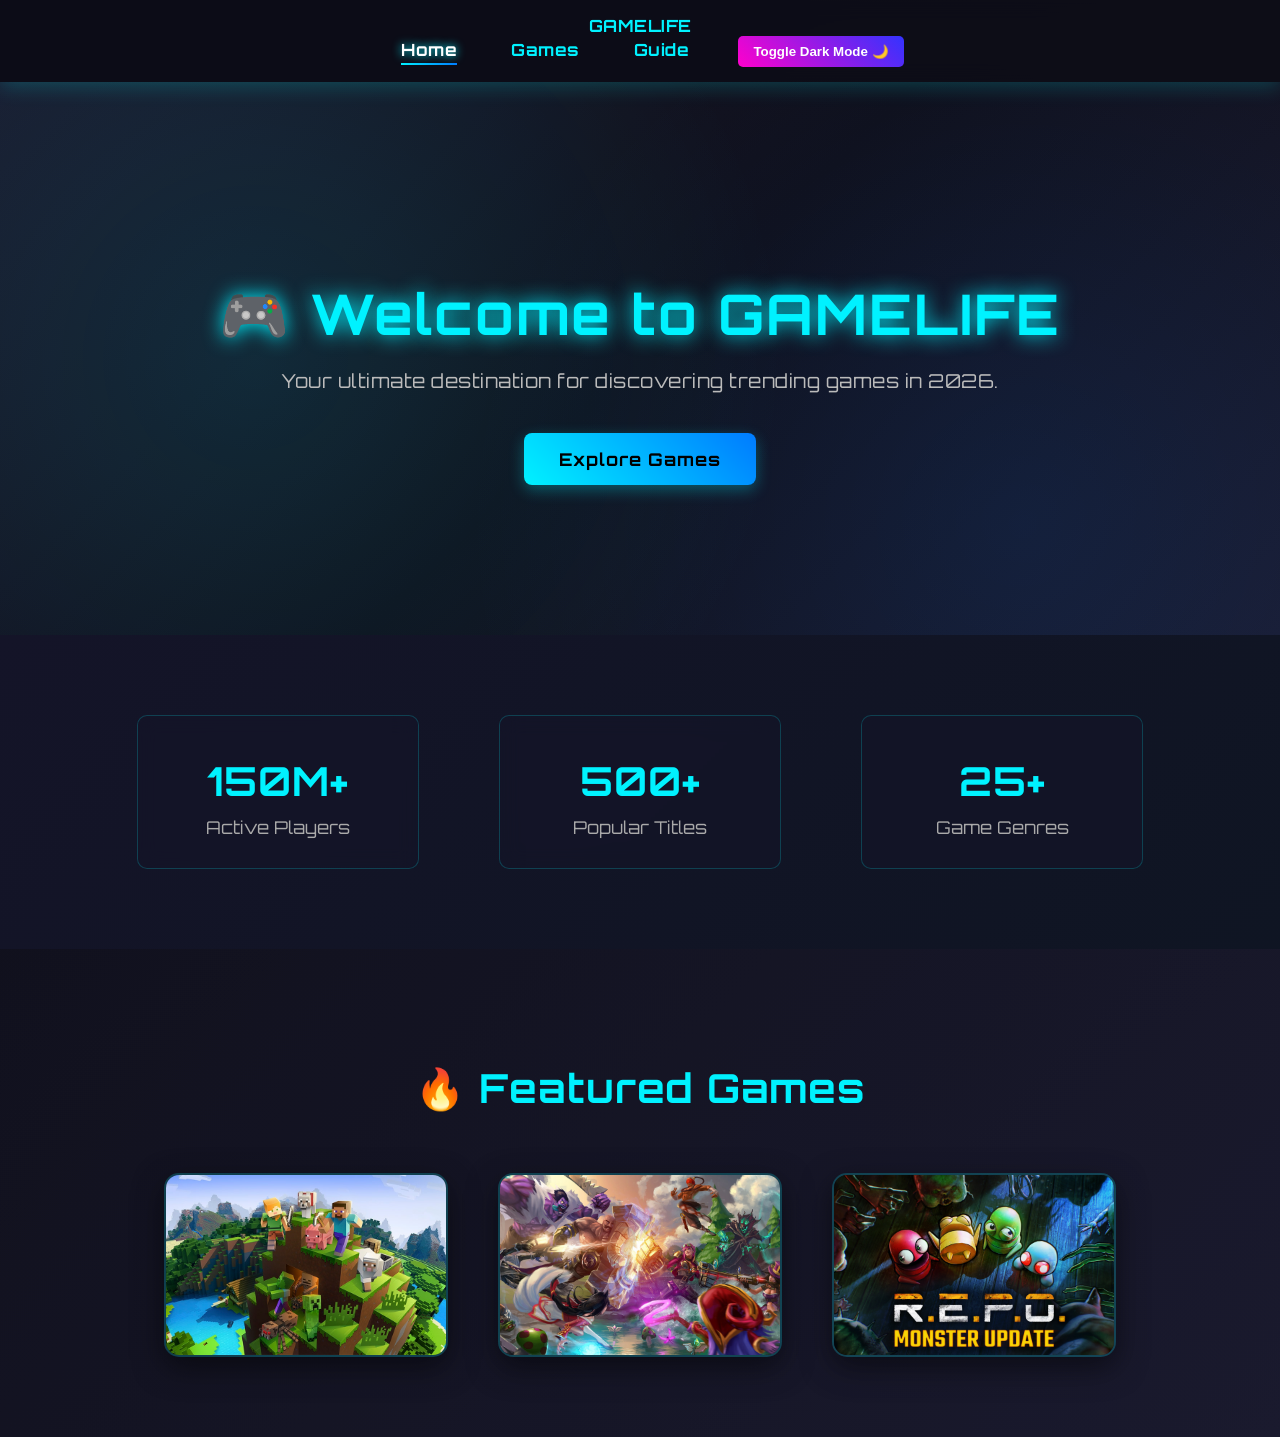
<file: index.html>
<!DOCTYPE html>
<html>
<head>
  <meta name="description" content="home page to show what is this website about.">
  <meta name="robots" content="index,follow">
  <meta name="keyword" content="GAMELIFE, popular games,GAMELIFE - minecraft, GAMELIFE - League of legends, GAMELIFE - REPO">
  
  <link href="https://fonts.googleapis.com/css2?family=Orbitron:wght@400;700&display=swap" rel="stylesheet">
  <link rel="stylesheet" href="layout.css">
  <title>GAMELIFE | Home</title>
  <meta name="google-site-verification" content="4rWj5glG4_HoBsQcNG8AtyBK5A8ggBZcMOhCIT86Guk" />
  <!-- Google tag (gtag.js) -->
  <script async src="https://www.googletagmanager.com/gtag/js?id=G-CBFCGFWQ9T"></script>
  <script>
    window.dataLayer = window.dataLayer || [];
    function gtag(){dataLayer.push(arguments);}
    gtag('js', new Date());
  
    gtag('config', 'G-CBFCGFWQ9T');
  </script>

</head>

<body>

    <nav>
      <div class="logo">
        <a href="index.html">GAMELIFE</a>
      </div>
      <a href="index.html" class="active">Home</a>
      <a href="games_page.html">Games</a>
      <a href="guide.html">Guide</a>
      <button id="darkModeToggle">Toggle Dark Mode 🌙</button>
    </nav>

  <!-- ===== HERO SECTION ===== -->
  <section class="home-hero">
    <h1>🎮 Welcome to GAMELIFE</h1>
    <p>Your ultimate destination for discovering trending games in 2026.</p>
    <a href="games_page.html" class="hero-btn">Explore Games</a>
  </section>

  <!-- ===== STATS SECTION ===== -->
  <section class="stats-section">
    <div class="stat-box">
      <h2>150M+</h2>
      <p>Active Players</p>
    </div>
    <div class="stat-box">
      <h2>500+</h2>
      <p>Popular Titles</p>
    </div>
    <div class="stat-box">
      <h2>25+</h2>
      <p>Game Genres</p>
    </div>
  </section>

  <!-- ===== FEATURE PREVIEW ===== -->
  <section class="preview-section">
    <h2>🔥 Featured Games</h2>
    <div class="preview-cards">
      <div class="preview-card">
        <img src="minecraft.jpg">
      </div>
      <div class="preview-card">
        <img src="league of legends.jpg">
      </div>
      <div class="preview-card">
        <img src="REPO.jpg">
    </div>
    </div>
  </section>
    <script src="script.js"></script>
</body>
</html>
</file>
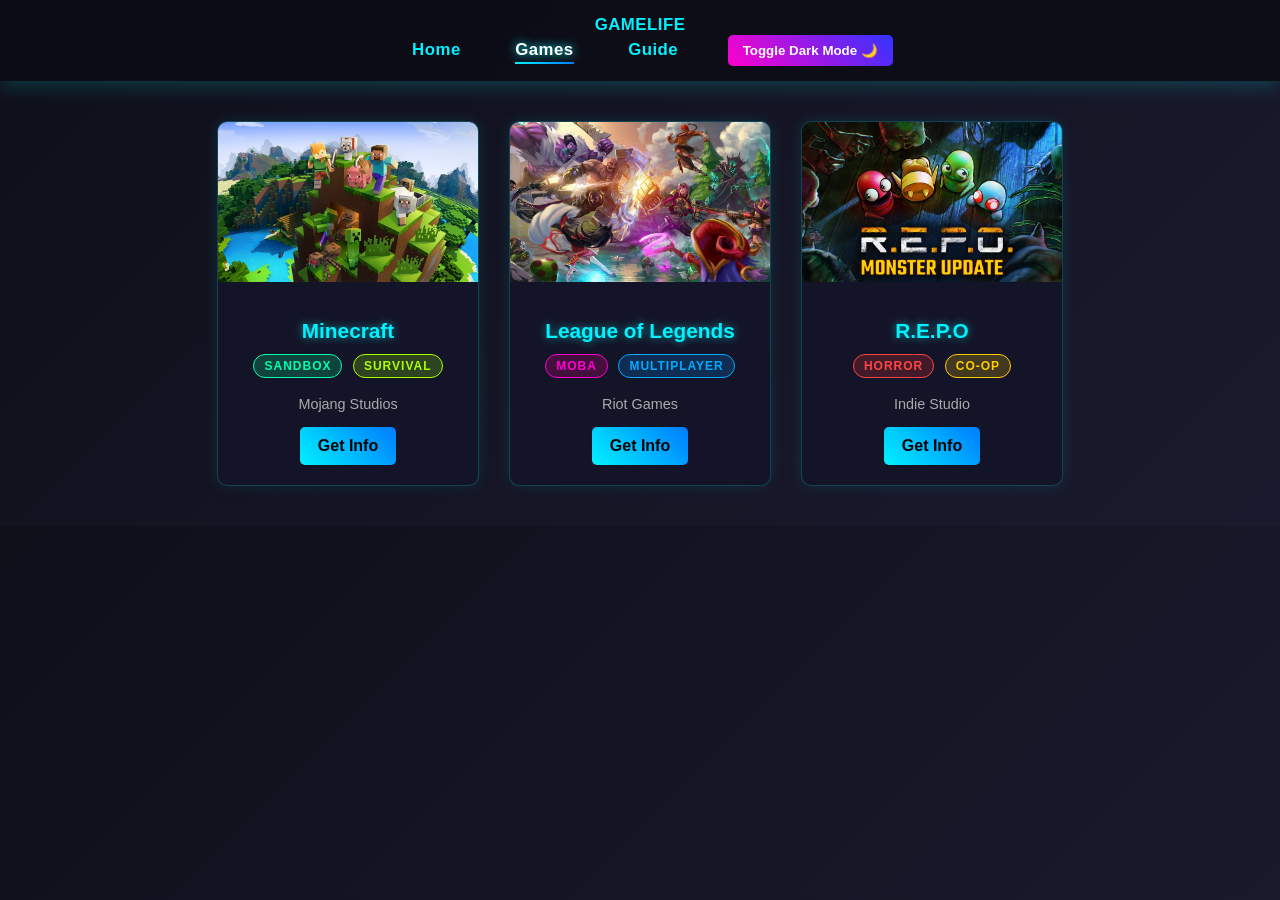
<file: games_page.html>
<!DOCTYPE html>
<html>
  <head>
    <meta name="description" content="game intorduce and trailer video for each games">
    <meta name="robots" content="index,follow">
    <meta name="keyword" content="GAMELIFE, popular games,GAMELIFE - minecraft, GAMELIFE - League of legends, GAMELIFE - REPO">
    
    <title>GAMELIFE | Games</title>
    <link rel="stylesheet" href="layout.css">
    <!-- Google tag (gtag.js) -->
    <script async src="https://www.googletagmanager.com/gtag/js?id=G-CBFCGFWQ9T"></script>
    <script>
      window.dataLayer = window.dataLayer || [];
      function gtag(){dataLayer.push(arguments);}
      gtag('js', new Date());
    
      gtag('config', 'G-CBFCGFWQ9T');
    </script>

  </head>
  <body>
    <nav>
      <div class="logo">
        <a href="index.html">GAMELIFE</a>
      </div>
      <a href="index.html">Home</a>
      <a href="games_page.html" class="active">Games</a>
      <a href="guide.html">Guide</a>
      <button id="darkModeToggle">Toggle Dark Mode 🌙</button>
    </nav>

    <div class="game-container">
      
      <div class="game-card">
        <div class="game-pic">
          <img src="minecraft.jpg" alt="Minecraft Cover">
        </div>
        <div class="game-info">
          <h2 class="game-title">Minecraft</h2>
          <div class="game-tags">
            <span class="tag sandbox">Sandbox</span>
            <span class="tag survival">Survival</span>
          </div>
          <p class="developer-name">Mojang Studios</p>
          <a href="#" class="game-btn info-btn" 
             data-title="Minecraft" 
             data-dev="Mojang Studios" 
             data-desc="A globally beloved sandbox game where players can explore a procedurally generated 3D world, gather resources, craft tools, and build their ultimate imaginative creations. Whether surviving the night or building massive structures, the possibilities are endless!"
             data-video="https://www.youtube.com/embed/MmB9b5njVbA">
             Get Info
          </a>
        </div>
      </div>

      <div class="game-card">
        <div class="game-pic">
          <img src="league of legends.jpg" alt="League of Legends Cover" style="background: #111;">
        </div>
        <div class="game-info">
          <h2 class="game-title">League of Legends</h2>
          <div class="game-tags">
            <span class="tag moba">MOBA</span>
            <span class="tag multiplayer">Multiplayer</span>
          </div>
          <p class="developer-name">Riot Games</p>
          <a href="#" class="game-btn info-btn" 
             data-title="League of Legends" 
             data-dev="Riot Games" 
             data-desc="A highly competitive multiplayer online battle arena (MOBA) game. Two teams of five powerful champions face off to destroy the other's base. Choose your champion, master their unique abilities, and execute strategic plays to claim victory on the Rift."
             data-video="https://www.youtube.com/embed/BGtROJeMPeE">
             Get Info
          </a>
        </div>
      </div>

      <div class="game-card">
        <div class="game-pic">
          <img src="REPO.jpg" alt="R.E.P.O Cover">
        </div>
        <div class="game-info">
          <h2 class="game-title">R.E.P.O</h2>
          <div class="game-tags">
            <span class="tag horror">Horror</span>
            <span class="tag coop">Co-op</span>
          </div>
          <p class="developer-name">Indie Studio</p>
          <a href="#" class="game-btn info-btn" 
             data-title="R.E.P.O" 
             data-dev="Indie Studio" 
             data-desc="A thrilling multiplayer co-op horror game where you and your friends are tasked with recovering highly valuable (and dangerous) assets from abandoned corporate facilities. Teamwork, stealth, and quick thinking are your only tools to survive whatever is lurking in the dark."
             data-video="https://www.youtube.com/embed/oSfoK8eSeD8">
             Get Info
          </a>
        </div>
    </div>

    </div>

    <div id="infoModal" class="modal">
      <div class="modal-content">
        <span class="close-btn">&times;</span>
        <h2 id="modalTitle"></h2>
        <p><strong>Developer:</strong> <span id="modalDev"></span></p>
        <p id="modalDesc"></p>
        <div class="video-container">
          <iframe id="modalVideo" src="" frameborder="0" allow="autoplay; encrypted-media; fullscreen" allowfullscreen></iframe>
        </div>
      </div>
    </div>

    <script src="script.js"></script>
  </body>
</html>
</file>
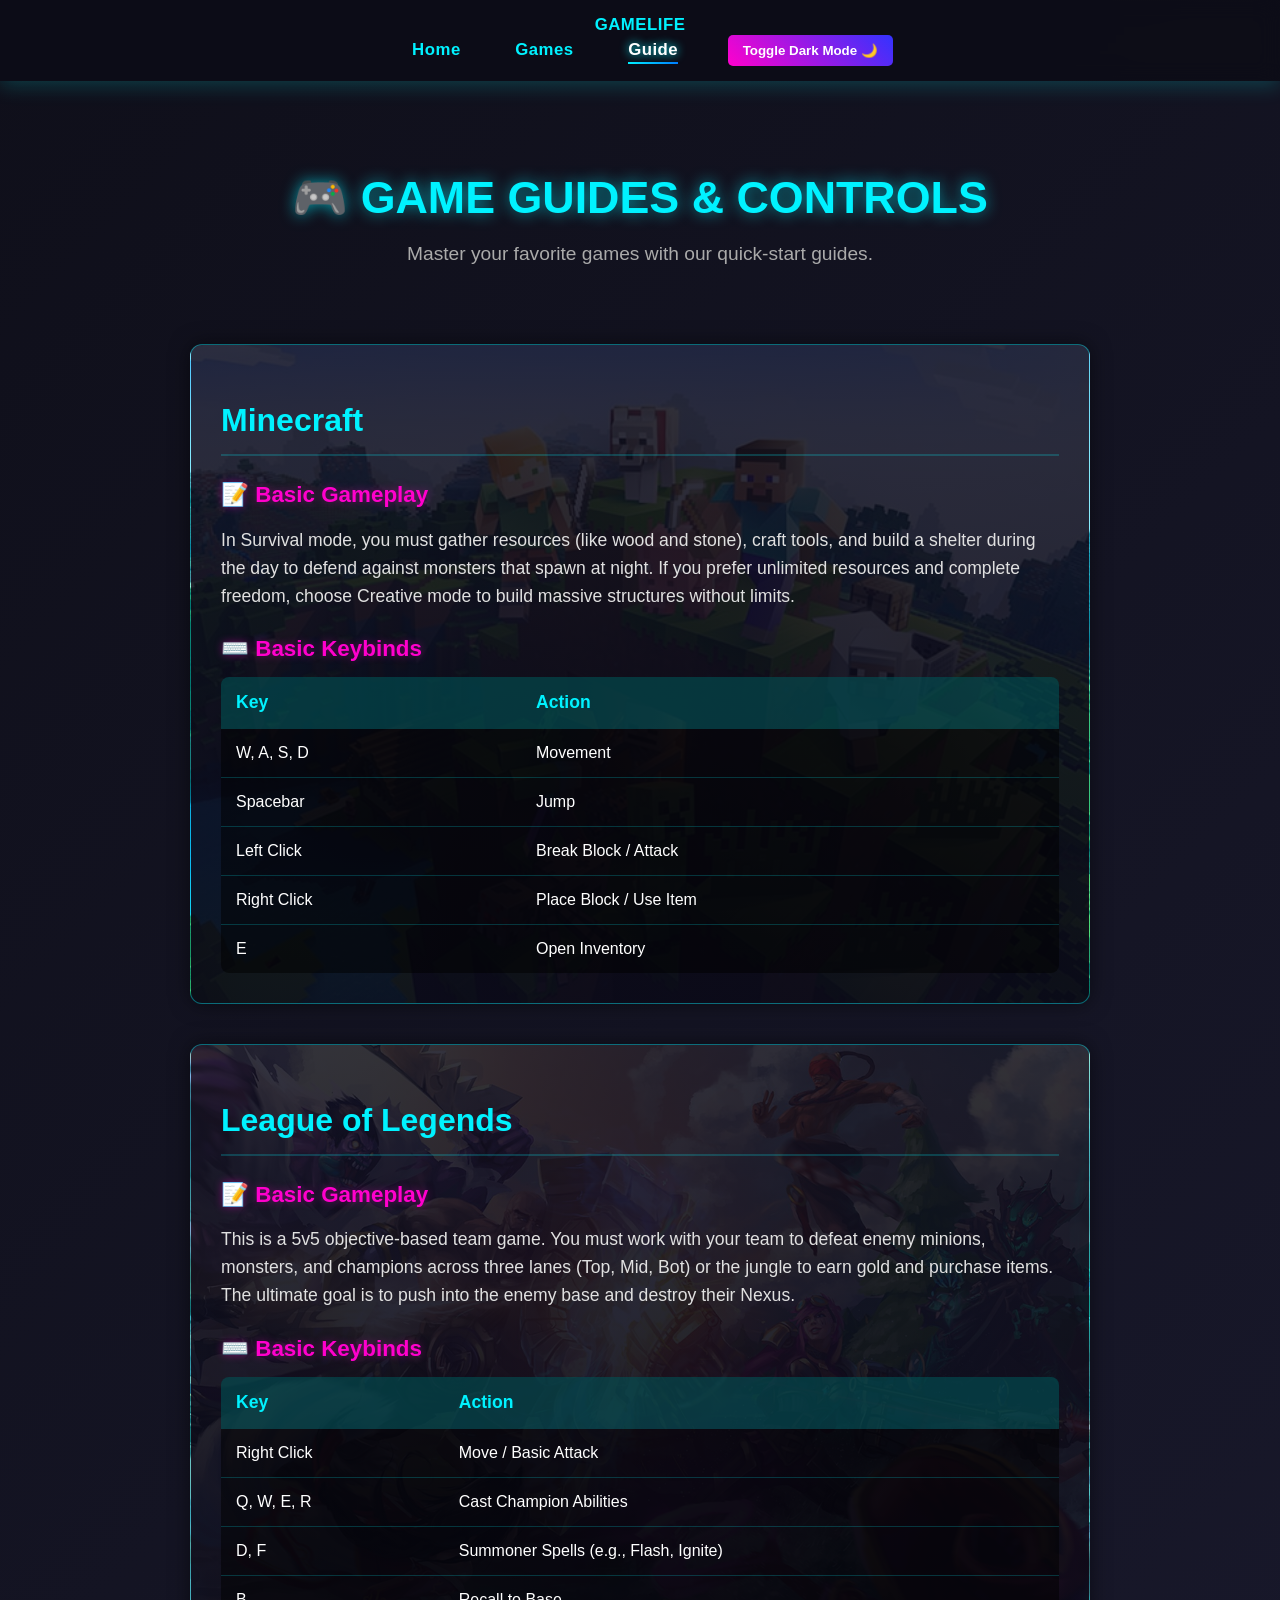
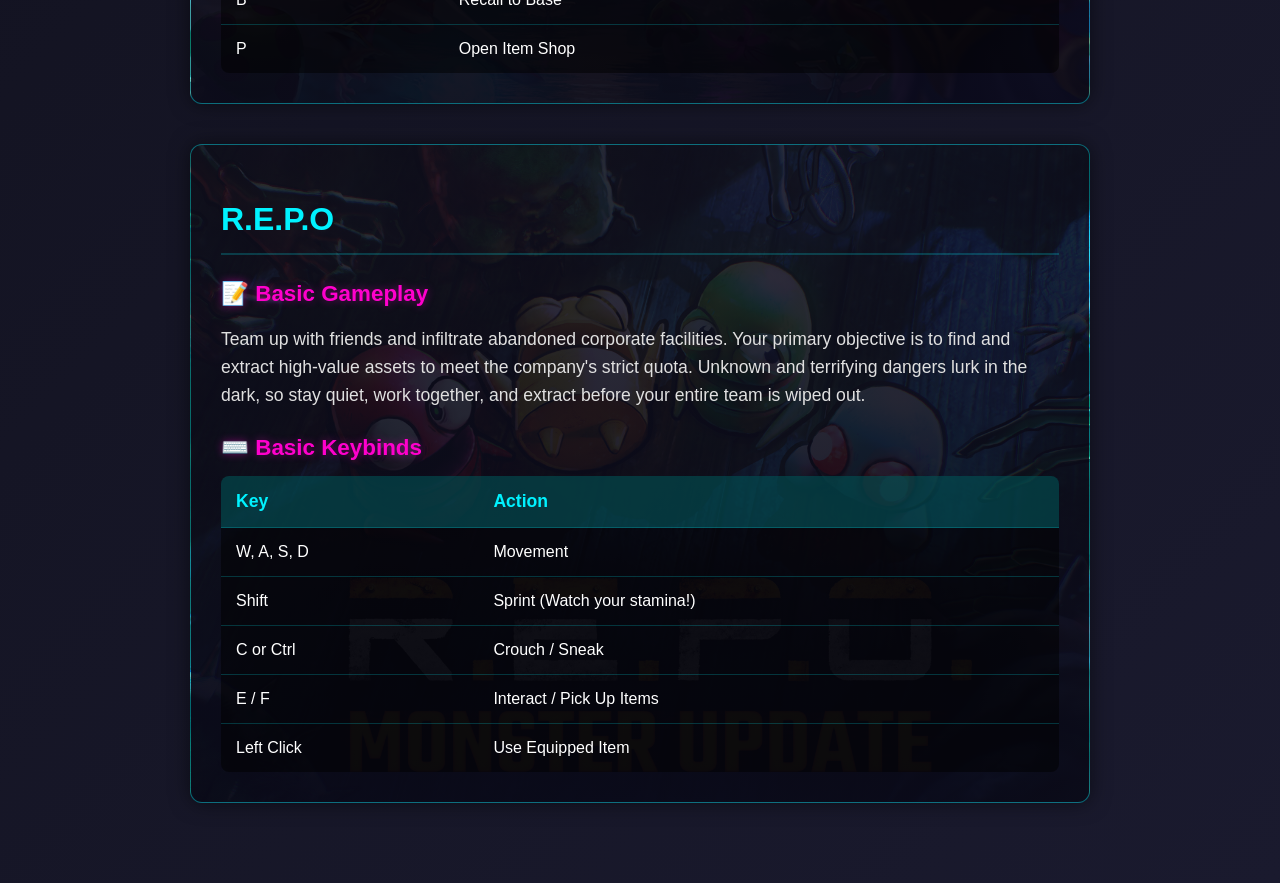
<file: guide.html>
<!DOCTYPE html>
<html>
  <head>
    <meta name="description" content="game guide for each games">
    <meta name="robots" content="index,follow">
    <meta name="keyword" content="GAMELIFE, popular games,GAMELIFE - minecraft, GAMELIFE - League of legends, GAMELIFE - REPO">
    
    <title>GAMELIFE | Guides</title>
    <link rel="stylesheet" href="layout.css">

    <!-- Google tag (gtag.js) -->
    <script async src="https://www.googletagmanager.com/gtag/js?id=G-CBFCGFWQ9T"></script>
    <script>
      window.dataLayer = window.dataLayer || [];
      function gtag(){dataLayer.push(arguments);}
      gtag('js', new Date());
    
      gtag('config', 'G-CBFCGFWQ9T');
    </script>

  </head>
  <body>
    <nav>
      <div class="logo">
        <a href="index.html">GAMELIFE</a>
      </div>
      <a href="index.html">Home</a>
      <a href="games_page.html">Games</a>
      <a href="guide.html" class="active">Guide</a>
      <button id="darkModeToggle">Toggle Dark Mode 🌙</button>
    </nav>

    <div class="guide-header">
      <h1>🎮 GAME GUIDES & CONTROLS</h1>
      <p>Master your favorite games with our quick-start guides.</p>
    </div>

    <div class="guide-container">
      
      <div class="guide-card minecraft-bg">
        <h2 class="guide-title">Minecraft</h2>
        <div class="guide-content">
          <div class="guide-text">
            <h3>📝 Basic Gameplay</h3>
            <p>In Survival mode, you must gather resources (like wood and stone), craft tools, and build a shelter during the day to defend against monsters that spawn at night. If you prefer unlimited resources and complete freedom, choose Creative mode to build massive structures without limits.</p>
            <h3>⌨️ Basic Keybinds</h3>
            <table class="keybinds">
              <tr><th>Key</th><th>Action</th></tr>
              <tr><td>W, A, S, D</td><td>Movement</td></tr>
              <tr><td>Spacebar</td><td>Jump</td></tr>
              <tr><td>Left Click</td><td>Break Block / Attack</td></tr>
              <tr><td>Right Click</td><td>Place Block / Use Item</td></tr>
              <tr><td>E</td><td>Open Inventory</td></tr>
            </table>
          </div>
        </div>
      </div>

      <div class="guide-card lol-bg">
        <h2 class="guide-title">League of Legends</h2>
        <div class="guide-content">
          <div class="guide-text">
            <h3>📝 Basic Gameplay</h3>
            <p>This is a 5v5 objective-based team game. You must work with your team to defeat enemy minions, monsters, and champions across three lanes (Top, Mid, Bot) or the jungle to earn gold and purchase items. The ultimate goal is to push into the enemy base and destroy their Nexus.</p>
            <h3>⌨️ Basic Keybinds</h3>
            <table class="keybinds">
              <tr><th>Key</th><th>Action</th></tr>
              <tr><td>Right Click</td><td>Move / Basic Attack</td></tr>
              <tr><td>Q, W, E, R</td><td>Cast Champion Abilities</td></tr>
              <tr><td>D, F</td><td>Summoner Spells (e.g., Flash, Ignite)</td></tr>
              <tr><td>B</td><td>Recall to Base</td></tr>
              <tr><td>P</td><td>Open Item Shop</td></tr>
            </table>
          </div>
        </div>
      </div>

      <div class="guide-card repo-bg">
        <h2 class="guide-title">R.E.P.O</h2>
        <div class="guide-content">
          <div class="guide-text">
            <h3>📝 Basic Gameplay</h3>
            <p>Team up with friends and infiltrate abandoned corporate facilities. Your primary objective is to find and extract high-value assets to meet the company's strict quota. Unknown and terrifying dangers lurk in the dark, so stay quiet, work together, and extract before your entire team is wiped out.</p>
            <h3>⌨️ Basic Keybinds</h3>
            <table class="keybinds">
              <tr><th>Key</th><th>Action</th></tr>
              <tr><td>W, A, S, D</td><td>Movement</td></tr>
              <tr><td>Shift</td><td>Sprint (Watch your stamina!)</td></tr>
              <tr><td>C or Ctrl</td><td>Crouch / Sneak</td></tr>
              <tr><td>E / F</td><td>Interact / Pick Up Items</td></tr>
              <tr><td>Left Click</td><td>Use Equipped Item</td></tr>
            </table>
          </div>
        </div>
      </div>

    </div>

    <script src="script.js"></script>
  </body>
</html>
</file>
<file: layout.css>
/* ===============================
   🎮 GAMELIFE - GAME STYLE THEME
=================================*/

body {
  margin: 0;
  font-family: 'Orbitron', Arial, sans-serif;
  background: linear-gradient(135deg, #0f0f1a, #1a1a2e);
  color: #ffffff;
}

/* ===== Navigation Bar ===== */
nav {
   background: rgba(13, 13, 24, 0.95);
   padding: 15px 30px;
   align-items: center;
   justify-content: space-between;
   text-align: center;
   box-shadow: 0 4px 20px rgba(0, 255, 255, 0.2);
   backdrop-filter: blur(10px);
   position: sticky;
   top: 0;
   z-index: 100;
}

nav a {
  color: #00f2ff;
  text-decoration: none;
  margin: 0 25px;
  font-weight: bold;
  transition: all 0.3s ease;
  position: relative;
  font-size: 1.05em;
  letter-spacing: 0.5px;
}

nav a::after {
  content: '';
  position: absolute;
  bottom: -5px;
  left: 0;
  width: 0;
  height: 2px;
  background: linear-gradient(45deg, #00f2ff, #007bff);
  transition: width 0.3s ease;
}

nav a:hover::after,
nav a.active::after {
  width: 100%;
}

nav a:hover,
nav a.active {
  color: #ffffff;
  text-shadow: 0 0 10px #00f2ff;
}

/* ===== Dark Mode (Even Darker Cyber Mode) ===== */
body.dark-mode {
  background: #000000;
  color: #ffffff;
}

body.dark-mode nav {
  background-color: rgba(5, 5, 5, 0.95);
}

/* ===== hero section ===== */
/* ===== HOME HERO ===== */
.home-hero {
  text-align: center;
  padding: 150px 20px;
  background: linear-gradient(135deg, #1a1a2e 0%, #0f0f1a 50%, #1a1a2e 100%);
  position: relative;
  overflow: hidden;
}

/* 添加背景動畫效果 */
.home-hero::before {
  content: '';
  position: absolute;
  top: 0;
  left: 0;
  right: 0;
  bottom: 0;
  background: radial-gradient(circle at 20% 50%, rgba(0, 242, 255, 0.1) 0%, transparent 50%),
              radial-gradient(circle at 80% 80%, rgba(0, 123, 255, 0.1) 0%, transparent 50%);
  pointer-events: none;
  z-index: 0;
}

.home-hero h1,
.home-hero p,
.hero-btn {
  position: relative;
  z-index: 1;
}

.home-hero h1 {
  font-size: 3.5em;
  margin-bottom: 15px;
  color: #00f2ff;
  text-shadow: 0 0 20px #00f2ff;
  letter-spacing: 2px;
  animation: glow-pulse 3s ease-in-out infinite;
}

.home-hero p {
  color: #bbbbbb;
  font-size: 1.2em;
  margin: 20px 0 40px 0;
  letter-spacing: 0.5px;
}

@keyframes glow-pulse {
  0%, 100% { text-shadow: 0 0 20px #00f2ff; }
  50% { text-shadow: 0 0 30px #00f2ff, 0 0 40px #007bff; }
}

.hero-btn {
  display: inline-block;
  padding: 15px 35px;
  background: linear-gradient(45deg, #00f2ff, #007bff);
  color: black;
  font-weight: bold;
  font-size: 1.1em;
  border-radius: 8px;
  text-decoration: none;
  transition: all 0.3s cubic-bezier(0.34, 1.56, 0.64, 1);
  border: none;
  cursor: pointer;
  letter-spacing: 1px;
  box-shadow: 0 5px 15px rgba(0, 242, 255, 0.3);
}

.hero-btn:hover {
  box-shadow: 0 15px 35px rgba(0, 242, 255, 0.5);
  transform: scale(1.08);
}

.hero-btn:active {
  transform: scale(0.95);
}

/* ===== STATS SECTION ===== */
.stats-section {
  display: flex;
  flex-direction: row;
  justify-content: center;
  gap: 80px;
  padding: 80px 20px;
  background: linear-gradient(135deg, #141428, #0f1523);
  flex-wrap: wrap;
}

.stat-box {
  text-align: center;
  padding: 30px 40px;
  background: rgba(20, 20, 40, 0.6);
  border: 1px solid rgba(0, 242, 255, 0.2);
  border-radius: 10px;
  backdrop-filter: blur(10px);
  transition: all 0.3s ease;
  min-width: 200px;
}

.stat-box:hover {
  background: rgba(20, 20, 40, 0.9);
  border-color: rgba(0, 242, 255, 0.5);
  box-shadow: 0 0 20px rgba(0, 242, 255, 0.3);
  transform: translateY(-5px);
}

.stat-box h2 {
  color: #00f2ff;
  font-size: 2.5em;
  margin: 10px 0;
  letter-spacing: 1px;
}

.stat-box p {
  color: #aaaaaa;
  font-size: 1.1em;
  margin: 0;
}

/* ===== PREVIEW SECTION ===== */
.preview-section {
  text-align: center;
  padding: 80px 20px;
  background: linear-gradient(135deg, rgba(15, 15, 26, 0.5), rgba(26, 26, 46, 0.5));
}

.preview-section h2 {
  color: #00f2ff;
  margin-bottom: 60px;
  font-size: 2.5em;
  letter-spacing: 1px;
}

.preview-cards {
  display: flex;
  justify-content: center;
  gap: 50px;
  flex-wrap: wrap;
}

.preview-card {
  position: relative;
  perspective: 1000px;
}

.preview-card img {
  width: 280px;
  height: 180px;
  border-radius: 15px;
  transition: all 0.4s cubic-bezier(0.34, 1.56, 0.64, 1);
  box-shadow: 0 10px 30px rgba(0, 0, 0, 0.5);
  border: 2px solid rgba(0, 242, 255, 0.2);
  object-fit: cover;
  display: block;
}

.preview-card img:hover {
  transform: scale(1.08) translateY(-10px);
  box-shadow: 0 20px 40px rgba(0, 242, 255, 0.4);
  border-color: rgba(0, 242, 255, 0.6);
}

/* ===== Game Cards ===== */
.game-container {
  display: flex;
  flex-wrap: wrap;
  justify-content: center;
  gap: 30px;
  padding: 40px;
}

.game-card {
  width: 260px;
  background: #141428;
  border-radius: 10px;
  overflow: hidden;
  transition: 0.4s ease;
  border: 1px solid rgba(0, 255, 255, 0.2);
  box-shadow: 0 0 15px rgba(0, 255, 255, 0.1);
}

.game-card:hover {
  transform: translateY(-10px) scale(1.03);
  box-shadow: 0 0 25px #00f2ff;
}

/* ===== Game Image ===== */
.game-pic img {
  width: 100%;
  height: 160px;
  object-fit: cover;
  display: block;
}

/* ===== Game Info ===== */
.game-info {
  padding: 20px;
  text-align: center;
}

.game-title {
  font-size: 1.3em;
  margin-bottom: 8px;
  color: #00f2ff;
  text-shadow: 0 0 8px rgba(0, 255, 255, 0.6);
}

.developer-name {
  font-size: 0.9em;
  color: #aaaaaa;
  margin-bottom: 15px;
}

/* ===== Game Button ===== */
.game-btn {
  display: inline-block;
  padding: 10px 18px;
  background: linear-gradient(45deg, #00f2ff, #007bff);
  color: #000;
  text-decoration: none;
  border-radius: 5px;
  font-weight: bold;
  transition: 0.3s;
}

.game-btn:hover {
  background: linear-gradient(45deg, #00c3cc, #0056b3);
  box-shadow: 0 0 15px #00f2ff;
  transform: scale(1.05);
}

/* ===== Dark Mode Toggle Button ===== */
#darkModeToggle {
  background: linear-gradient(45deg, #ff00cc, #3333ff);
  color: white;
  border: none;
  padding: 8px 15px;
  margin-left: 20px;
  border-radius: 5px;
  cursor: pointer;
  font-weight: bold;
  transition: 0.3s;
}

#darkModeToggle:hover {
  box-shadow: 0 0 10px #ff00cc;
}

/* ===== Modal (Cyber Popup) ===== */
.modal {
  display: none;
  position: fixed;
  z-index: 1000;
  left: 0;
  top: 0;
  width: 100%;
  height: 100%;
  background: rgba(0, 0, 0, 0.8);
  backdrop-filter: blur(5px);
}

.modal-content {
  background: #141428;
  margin: 10% auto;
  padding: 30px;
  border-radius: 12px;
  width: 85%;
  max-width: 550px;
  border: 1px solid #00f2ff;
  box-shadow: 0 0 30px #00f2ff;
  animation: popup 0.4s ease;
}

@keyframes popup {
  from {
    transform: scale(0.7);
    opacity: 0;
  }
  to {
    transform: scale(1);
    opacity: 1;
  }
}

.close-btn {
  color: #00f2ff;
  position: absolute;
  top: 15px;
  right: 20px;
  font-size: 28px;
  cursor: pointer;
  transition: 0.3s;
}

.close-btn:hover {
  color: #ffffff;
  text-shadow: 0 0 10px #00f2ff;
}

/* ===== Modal Video ===== */
.video-container {
  position: relative;
  padding-bottom: 56.25%; /* 完美的 16:9 影片比例 */
  height: 0;
  overflow: hidden;
  margin-top: 20px;
  border-radius: 8px;
  border: 1px solid rgba(0, 242, 255, 0.3);
  box-shadow: 0 0 15px rgba(0, 242, 255, 0.1);
}

.video-container iframe {
  position: absolute;
  top: 0;
  left: 0;
  width: 100%;
  height: 100%;
  border: none;
}

/* ===== Page Load Animation ===== */
@keyframes fadeIn {
  from {
    opacity: 0;
    transform: translateY(20px);
  }
  to {
    opacity: 1;
    transform: translateY(0);
  }
}

.home-hero,
.stats-section,
.preview-section {
  animation: fadeIn 0.8s ease-out forwards;
}

.stats-section {
  animation-delay: 0.2s;
}

.preview-section {
  animation-delay: 0.4s;
}

/* ===== Responsive ===== */
@media (max-width: 768px) {
  .game-container {
    padding: 20px;
  }

  .game-card {
    width: 90%;
  }

  .stats-section {
    flex-direction: column;
    gap: 30px;
    padding: 60px 20px;
  }

  .stat-box {
    width: 100%;
    max-width: 300px;
  }

  .preview-cards {
    gap: 30px;
  }

  .preview-card img {
    width: 90vw;
    max-width: 300px;
  }

  .home-hero h1 {
    font-size: 2.5em;
  }

  nav a {
    margin: 0 15px;
    font-size: 0.95em;
  }
}

/* ===== Game Tags ===== */
.game-tags {
  margin-bottom: 15px;
}

.tag {
  display: inline-block;
  padding: 4px 10px;
  margin: 3px;
  font-size: 0.75em;
  border-radius: 20px;
  font-weight: bold;
  text-transform: uppercase;
  letter-spacing: 1px;
  transition: 0.3s;
}

/* 類型顏色 */

.sandbox {
  background: rgba(0, 255, 150, 0.2);
  color: #00ffaa;
  border: 1px solid #00ffaa;
}

.moba {
  background: rgba(255, 0, 150, 0.2);
  color: #ff00cc;
  border: 1px solid #ff00cc;
}

.horror {
  background: rgba(255, 50, 50, 0.2);
  color: #ff4444;
  border: 1px solid #ff4444;
}

.multiplayer {
  background: rgba(0, 150, 255, 0.2);
  color: #00aaff;
  border: 1px solid #00aaff;
}

.coop {
  background: rgba(255, 200, 0, 0.2);
  color: #ffcc00;
  border: 1px solid #ffcc00;
}

.survival {
  background: rgba(150, 255, 0, 0.2);
  color: #aaff00;
  border: 1px solid #aaff00;
}

/* Hover 發光效果 */
.tag:hover {
  box-shadow: 0 0 10px currentColor;
  transform: scale(1.1);
}

/* ===============================
   🎮 GUIDE PAGE STYLES (攻略頁面方格與排版)
=================================*/
.guide-header {
  text-align: center;
  padding: 60px 20px 20px 20px;
}

.guide-header h1 {
  color: #00f2ff;
  font-size: 2.8em;
  text-shadow: 0 0 15px rgba(0, 242, 255, 0.6);
  margin-bottom: 10px;
}

.guide-header p {
  color: #aaaaaa;
  font-size: 1.2em;
}

.guide-container {
  max-width: 900px;
  margin: 0 auto;
  padding: 40px 20px;
}

/* 這是畫出方格的最關鍵程式碼！ */
.guide-card {
  background: rgba(20, 20, 40, 0.8);
  border: 1px solid rgba(0, 242, 255, 0.3);
  border-radius: 12px;
  padding: 30px; /* 讓文字和邊框有距離 */
  margin-bottom: 40px; /* 每個方格之間的距離 */
  box-shadow: 0 0 20px rgba(0, 0, 0, 0.5);
  transition: 0.3s;
}

.guide-title {
  color: #00f2ff;
  font-size: 2em;
  border-bottom: 2px solid rgba(0, 242, 255, 0.2);
  padding-bottom: 15px;
  margin-bottom: 20px;
}

.guide-text h3 {
  color: #ff00cc;
  font-size: 1.4em;
  margin-top: 25px;
  margin-bottom: 10px;
  text-shadow: 0 0 8px rgba(255, 0, 204, 0.4);
}

.guide-text p {
  line-height: 1.6;
  font-size: 1.1em;
  color: #e0e0e0;
}

/* ===== 操作按鍵表格 (讓按鍵表也變成漂亮的 Cyberpunk 風格) ===== */
.keybinds {
  width: 100%;
  border-collapse: collapse;
  margin-top: 15px;
  background: rgba(0, 0, 0, 0.5);
  border-radius: 8px;
  overflow: hidden;
}

.keybinds th, .keybinds td {
  padding: 15px;
  text-align: left;
  border-bottom: 1px solid rgba(0, 242, 255, 0.2);
}

.keybinds th {
  background: rgba(0, 242, 255, 0.2);
  color: #00f2ff;
  font-weight: bold;
  font-size: 1.1em;
}

.keybinds tr:last-child td {
  border-bottom: none;
}

.keybinds tr:hover td {
  background: rgba(255, 0, 204, 0.15);
  color: #ffffff;
}
/* ===== 攻略頁面專屬背景圖 (含深色透明遮罩) ===== */
.minecraft-bg {
  background-image: linear-gradient(rgba(15, 15, 30, 0.85), rgba(10, 10, 25, 0.95)), url('minecraft.jpg');
  background-size: cover;
  background-position: center;
  background-repeat: no-repeat;
}

.lol-bg {
  background-image: linear-gradient(rgba(15, 15, 30, 0.85), rgba(10, 10, 25, 0.95)), url('league of legends.jpg');
  background-size: cover;
  background-position: center;
  background-repeat: no-repeat;
}

.repo-bg {
  background-image: linear-gradient(rgba(15, 15, 30, 0.85), rgba(10, 10, 25, 0.95)), url('REPO.jpg');
  background-size: cover;
  background-position: center;
  background-repeat: no-repeat;
}

/* 確保文字在圖片背景上依然清晰發光 */
.guide-card.minecraft-bg, 
.guide-card.lol-bg, 
.guide-card.repo-bg {
  background-color: transparent; 
  border: 1px solid rgba(0, 242, 255, 0.4);
}
</file>
